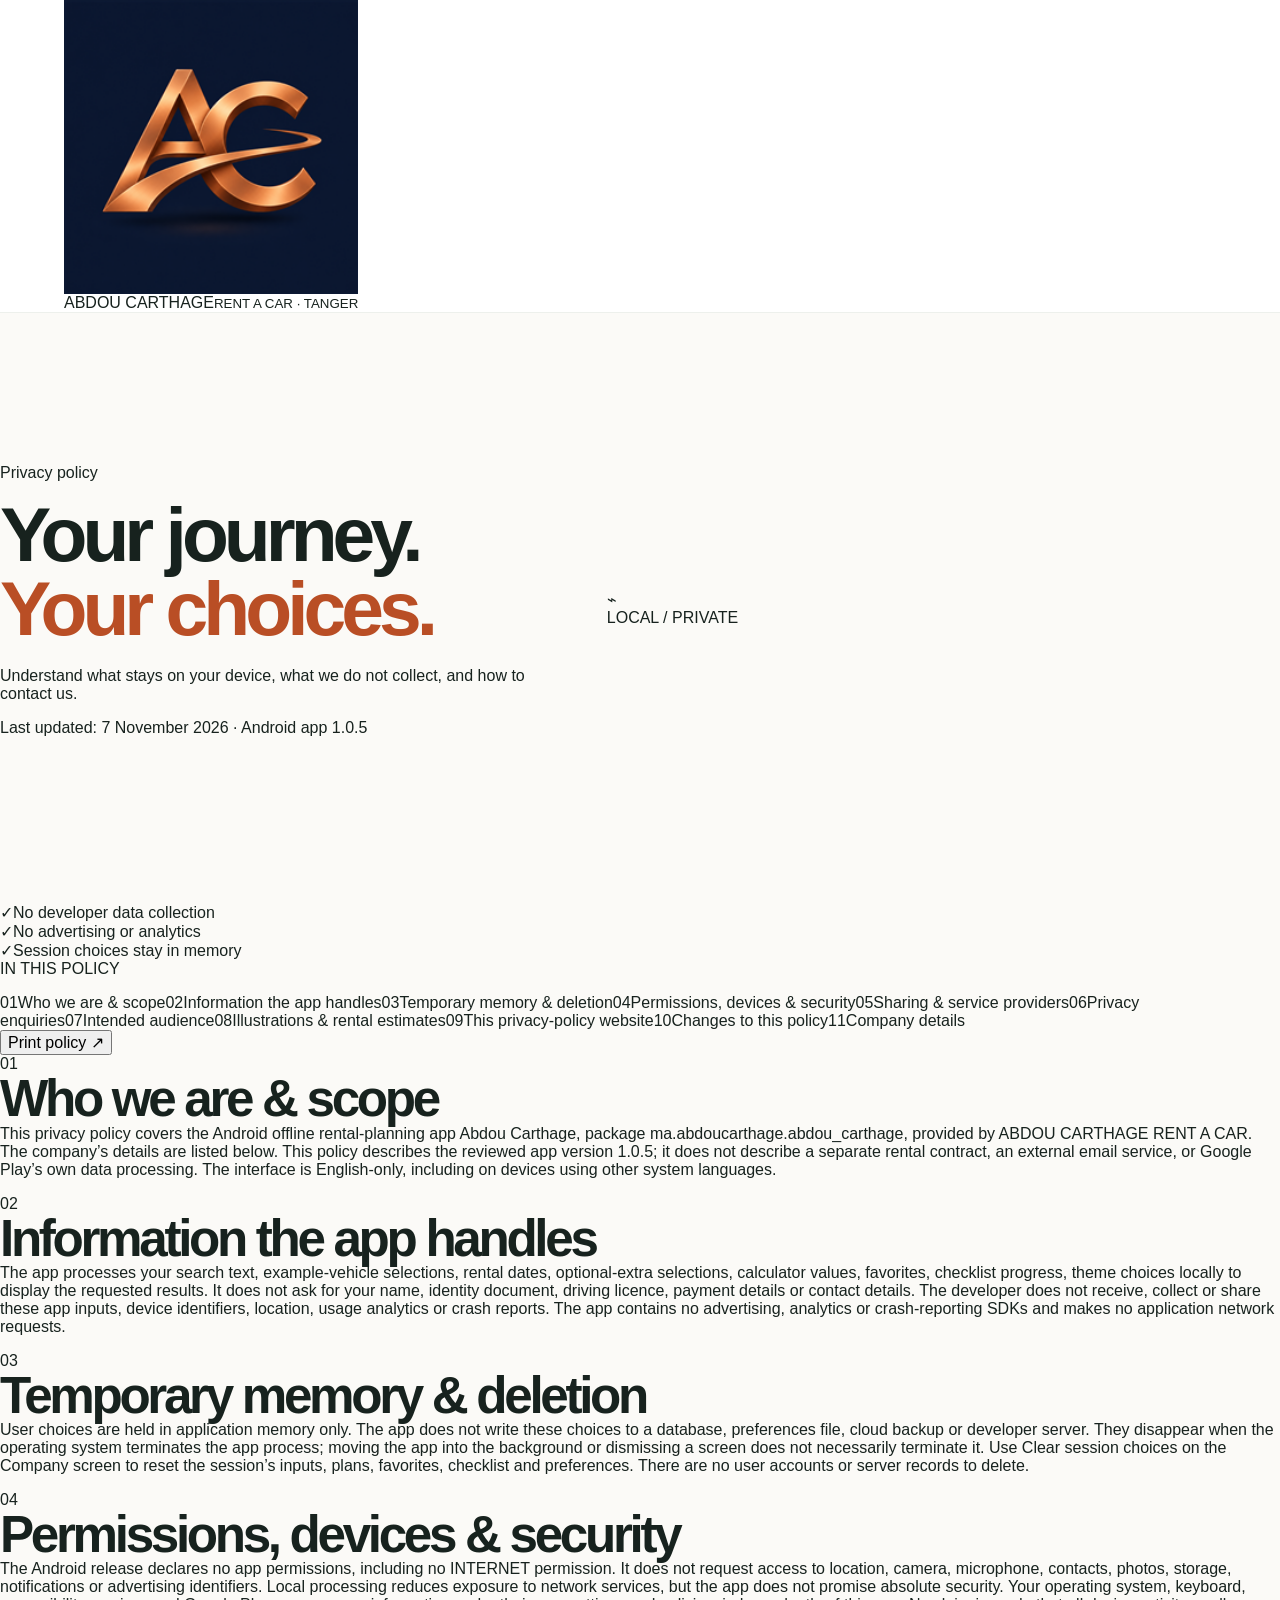
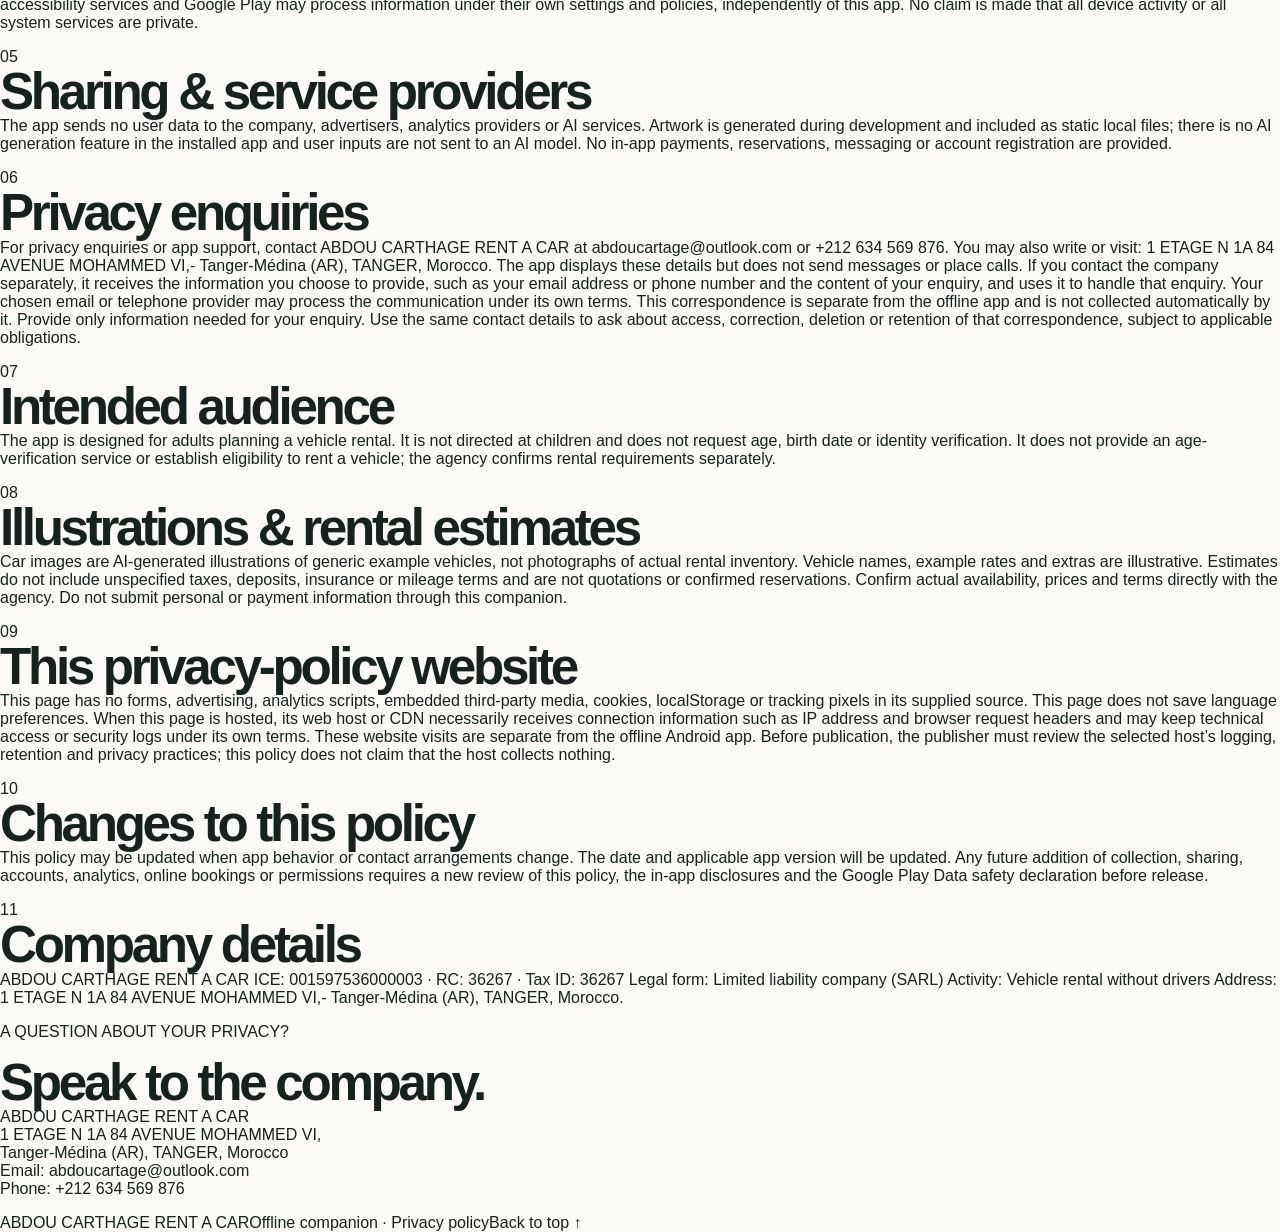
<file: privacy-policy.html>
<!doctype html>
<html lang="en" dir="ltr"><head><meta charset="utf-8"><meta name="viewport" content="width=device-width,initial-scale=1">
<meta name="description" content="Privacy policy for the Abdou Carthage offline Android rental-planning companion. Local session processing, retention and contact information.">
<meta name="theme-color" content="#101C36"><meta name="color-scheme" content="light">
<title>Privacy policy · Abdou Carthage</title><link rel="icon" href="assets/logo.png"><link rel="stylesheet" href="styles.css"></head>
<body><a class="skip-link" href="#policy">Skip to policy</a>
<header class="site-header"><a class="wordmark" href="#top" aria-label="Abdou Carthage"><img src="assets/logo.png" alt="" width="48" height="48"><span>ABDOU CARTHAGE<small>RENT A CAR · TANGER</small></span></a></header>
<main id="top"><div class="hero"><div class="hero-copy"><p class="eyebrow" id="policy-label">Privacy policy</p><h1 id="headline">Your journey.<br><em>Your choices.</em></h1><p class="intro" id="intro">Understand what stays on your device, what we do not collect, and how to contact us.</p><p class="updated" id="updated">Last updated: 7 November 2026 · Android app 1.0.5</p></div><div class="privacy-art" aria-hidden="true"><div class="orbit orbit-one"></div><div class="orbit orbit-two"></div><div class="privacy-symbol">⌁</div><span>LOCAL / PRIVATE</span></div></div>
<div class="summary-grid" id="summary"><div class="summary-card"><span class="check" aria-hidden="true">✓</span><span>No developer data collection</span></div><div class="summary-card"><span class="check" aria-hidden="true">✓</span><span>No advertising or analytics</span></div><div class="summary-card"><span class="check" aria-hidden="true">✓</span><span>Session choices stay in memory</span></div></div><div class="document-layout"><aside><div class="toc"><p class="eyebrow" id="contents-label">IN THIS POLICY</p><nav id="toc" aria-label="Policy sections"><a href="#scope"><span>01</span>Who we are &amp; scope</a><a href="#collection"><span>02</span>Information the app handles</a><a href="#retention"><span>03</span>Temporary memory &amp; deletion</a><a href="#permissions"><span>04</span>Permissions, devices &amp; security</a><a href="#sharing"><span>05</span>Sharing &amp; service providers</a><a href="#contact"><span>06</span>Privacy enquiries</a><a href="#children"><span>07</span>Intended audience</a><a href="#illustrations"><span>08</span>Illustrations &amp; rental estimates</a><a href="#website"><span>09</span>This privacy-policy website</a><a href="#changes"><span>10</span>Changes to this policy</a><a href="#company"><span>11</span>Company details</a></nav><button class="print-button" id="print-button" type="button">Print policy ↗</button></div></aside><article id="policy" aria-label="Privacy policy"><section class="policy-section" id="scope"><span class="section-number">01</span><div><h2>Who we are &amp; scope</h2><p>This privacy policy covers the Android offline rental-planning app Abdou Carthage, package ma.abdoucarthage.abdou_carthage, provided by ABDOU CARTHAGE RENT A CAR. The company’s details are listed below. This policy describes the reviewed app version 1.0.5; it does not describe a separate rental contract, an external email service, or Google Play’s own data processing. The interface is English-only, including on devices using other system languages.</p></div></section>
<section class="policy-section" id="collection"><span class="section-number">02</span><div><h2>Information the app handles</h2><p>The app processes your search text, example-vehicle selections, rental dates, optional-extra selections, calculator values, favorites, checklist progress, theme choices locally to display the requested results. It does not ask for your name, identity document, driving licence, payment details or contact details. The developer does not receive, collect or share these app inputs, device identifiers, location, usage analytics or crash reports. The app contains no advertising, analytics or crash-reporting SDKs and makes no application network requests.</p></div></section>
<section class="policy-section" id="retention"><span class="section-number">03</span><div><h2>Temporary memory &amp; deletion</h2><p>User choices are held in application memory only. The app does not write these choices to a database, preferences file, cloud backup or developer server. They disappear when the operating system terminates the app process; moving the app into the background or dismissing a screen does not necessarily terminate it. Use Clear session choices on the Company screen to reset the session’s inputs, plans, favorites, checklist and preferences. There are no user accounts or server records to delete.</p></div></section>
<section class="policy-section" id="permissions"><span class="section-number">04</span><div><h2>Permissions, devices &amp; security</h2><p>The Android release declares no app permissions, including no INTERNET permission. It does not request access to location, camera, microphone, contacts, photos, storage, notifications or advertising identifiers. Local processing reduces exposure to network services, but the app does not promise absolute security. Your operating system, keyboard, accessibility services and Google Play may process information under their own settings and policies, independently of this app. No claim is made that all device activity or all system services are private.</p></div></section>
<section class="policy-section" id="sharing"><span class="section-number">05</span><div><h2>Sharing &amp; service providers</h2><p>The app sends no user data to the company, advertisers, analytics providers or AI services. Artwork is generated during development and included as static local files; there is no AI generation feature in the installed app and user inputs are not sent to an AI model. No in-app payments, reservations, messaging or account registration are provided.</p></div></section>
<section class="policy-section" id="contact"><span class="section-number">06</span><div><h2>Privacy enquiries</h2><p>For privacy enquiries or app support, contact ABDOU CARTHAGE RENT A CAR at abdoucartage@outlook.com or +212 634 569 876. You may also write or visit: 1 ETAGE N 1A 84 AVENUE MOHAMMED VI,- Tanger-Médina (AR), TANGER, Morocco. The app displays these details but does not send messages or place calls. If you contact the company separately, it receives the information you choose to provide, such as your email address or phone number and the content of your enquiry, and uses it to handle that enquiry. Your chosen email or telephone provider may process the communication under its own terms. This correspondence is separate from the offline app and is not collected automatically by it. Provide only information needed for your enquiry. Use the same contact details to ask about access, correction, deletion or retention of that correspondence, subject to applicable obligations.</p></div></section>
<section class="policy-section" id="children"><span class="section-number">07</span><div><h2>Intended audience</h2><p>The app is designed for adults planning a vehicle rental. It is not directed at children and does not request age, birth date or identity verification. It does not provide an age-verification service or establish eligibility to rent a vehicle; the agency confirms rental requirements separately.</p></div></section>
<section class="policy-section" id="illustrations"><span class="section-number">08</span><div><h2>Illustrations &amp; rental estimates</h2><p>Car images are AI-generated illustrations of generic example vehicles, not photographs of actual rental inventory. Vehicle names, example rates and extras are illustrative. Estimates do not include unspecified taxes, deposits, insurance or mileage terms and are not quotations or confirmed reservations. Confirm actual availability, prices and terms directly with the agency. Do not submit personal or payment information through this companion.</p></div></section>
<section class="policy-section" id="website"><span class="section-number">09</span><div><h2>This privacy-policy website</h2><p>This page has no forms, advertising, analytics scripts, embedded third-party media, cookies, localStorage or tracking pixels in its supplied source. This page does not save language preferences. When this page is hosted, its web host or CDN necessarily receives connection information such as IP address and browser request headers and may keep technical access or security logs under its own terms. These website visits are separate from the offline Android app. Before publication, the publisher must review the selected host’s logging, retention and privacy practices; this policy does not claim that the host collects nothing.</p></div></section>
<section class="policy-section" id="changes"><span class="section-number">10</span><div><h2>Changes to this policy</h2><p>This policy may be updated when app behavior or contact arrangements change. The date and applicable app version will be updated. Any future addition of collection, sharing, accounts, analytics, online bookings or permissions requires a new review of this policy, the in-app disclosures and the Google Play Data safety declaration before release.</p></div></section>
<section class="policy-section" id="company"><span class="section-number">11</span><div><h2>Company details</h2><p>ABDOU CARTHAGE RENT A CAR
ICE: 001597536000003 · RC: 36267 · Tax ID: 36267
Legal form: Limited liability company (SARL)
Activity: Vehicle rental without drivers
Address: 1 ETAGE N 1A 84 AVENUE MOHAMMED VI,- Tanger-Médina (AR), TANGER, Morocco.</p></div></section></article></div>
<div class="contact-banner"><div><p class="eyebrow" id="contact-label">A QUESTION ABOUT YOUR PRIVACY?</p><h2 id="contact-heading">Speak to the company.</h2></div><p>ABDOU CARTHAGE RENT A CAR<br>1 ETAGE N 1A 84 AVENUE MOHAMMED VI,<br>Tanger-Médina (AR), TANGER, Morocco<br>Email: abdoucartage@outlook.com<br>Phone: +212 634 569 876</p></div></main>
<footer><span>ABDOU CARTHAGE RENT A CAR</span><span id="footer-note">Offline companion · Privacy policy</span><a href="#top" id="back-top">Back to top ↑</a></footer><script src="script.js"></script></body></html>
</file>
<file: styles.css>
:root {
  --orange: #ed7e35;
  --orange-dark: #b94e25;
  --orange-pale: #fff0e4;
  --ink: #17221e;
  --forest: #1e3028;
  --muted: #5f6c65;
  --paper: #ffffff;
  --cream: #fbfaf7;
  --line: #e2e7e1;
  --shadow: 0 18px 50px rgba(31, 48, 40, .10);
}

* { box-sizing: border-box; }
html { scroll-behavior: smooth; scroll-padding-top: 100px; }
[hidden] { display: none !important; }
:focus-visible { outline: 2px solid var(--orange-dark); outline-offset: 4px; }
body { margin: 0; color: var(--ink); background: var(--cream); font-family: "DM Sans", sans-serif; }
a { color: inherit; text-decoration: none; }
button, input, select { font: inherit; }
img { display: block; width: 100%; height: auto; }
.skip-link { position: fixed; left: 1rem; top: -5rem; z-index: 100; padding: .7rem 1rem; background: var(--orange); color: white; }
.skip-link:focus { top: 1rem; }

.topbar { display: flex; align-items: center; justify-content: center; gap: .65rem; min-height: 38px; padding: .55rem 5%; color: #e6eee8; background: var(--forest); font-size: .72rem; }
.topbar a { margin-left: .65rem; color: #ffc49e; font-weight: 700; }
.status-dot { width: 7px; height: 7px; border-radius: 50%; background: var(--orange); box-shadow: 0 0 0 5px rgba(237,126,53,.16); }
.site-header { position: sticky; top: 0; z-index: 20; display: flex; align-items: center; flex-wrap: wrap; gap: clamp(.75rem, 2vw, 2rem); min-height: 82px; padding: 0 5%; border-bottom: 1px solid #edf0ec; background: rgba(255,255,255,.92); backdrop-filter: blur(14px); }
.brand { display: flex; align-items: center; gap: .7rem; margin-right: auto; }
.brand-mark { display: grid; place-items: center; width: 40px; height: 40px; border-radius: 50%; color: var(--orange); background: var(--forest); font: 800 .75rem Manrope, sans-serif; }
.brand-name strong, .brand-name small { display: block; }
.brand-name strong { font: 800 1rem Manrope, sans-serif; letter-spacing: .08em; }
.brand-name small { margin-top: .15rem; color: var(--muted); font-size: .45rem; font-weight: 700; letter-spacing: .12em; }
.main-nav { display: flex; gap: clamp(.8rem, 2vw, 1.9rem); color: #5f6c65; font-size: .8rem; }
.main-nav a, .under-link, .contact-link, .header-button, .button { transition: color .2s ease, background .2s ease, transform .2s ease, box-shadow .2s ease; }
.main-nav a:hover, .under-link:hover { color: var(--orange-dark); }
.header-button, .button { display: inline-flex; align-items: center; justify-content: center; gap: 1rem; border: 0; border-radius: 5px; padding: .85rem 1.1rem; font-size: .78rem; font-weight: 700; cursor: pointer; }
.header-button { background: var(--orange-pale); color: var(--orange-dark); }
.header-button:hover { background: #ffe1cc; transform: translateY(-2px); }
.menu-button { display: none; padding: .75rem 0; cursor: pointer; border: 0; background: transparent; color: var(--ink); font-weight: 700; }

.section-shell { width: min(1200px, 90%); margin: 0 auto; }
.hero { display: grid; grid-template-columns: minmax(0, .9fr) minmax(0, 1.1fr); gap: 3.5rem; align-items: center; min-height: 590px; padding-top: 4.5rem; padding-bottom: 4.5rem; }
.kicker { display: flex; align-items: center; gap: .65rem; margin: 0 0 1.1rem; color: #6c7a72; font-size: .66rem; font-weight: 700; letter-spacing: .15em; text-transform: uppercase; }
.kicker span { width: 24px; height: 2px; background: var(--orange); }
h1, h2, h3, p { margin-top: 0; }
h1, h2 { font-family: Manrope, sans-serif; letter-spacing: -.065em; }
h1 { margin-bottom: 1.35rem; font-size: clamp(3.35rem, 6vw, 5rem); line-height: .96; }
h2 { margin-bottom: 0; font-size: clamp(2.4rem, 4vw, 3.8rem); line-height: 1; }
h1 em, h2 em { color: var(--orange-dark); font-style: normal; }
.hero-text { max-width: 390px; margin-bottom: 1.8rem; color: var(--muted); font-size: .95rem; line-height: 1.7; }
.hero-actions { display: flex; align-items: center; gap: 1.5rem; }
.button-dark { color: white; background: var(--forest); }
.button-dark:hover { background: #2a493a; transform: translateY(-2px); box-shadow: 0 10px 22px rgba(30,48,40,.2); }
.button-orange { color: var(--ink); background: var(--orange); }
.button-orange:hover { color: white; background: var(--orange-dark); transform: translateY(-2px); }
.button-light { color: var(--ink); background: var(--orange-pale); }
.button-light:hover { background: white; transform: translateY(-2px); }
.under-link { border-bottom: 1px solid currentColor; padding-bottom: .35rem; font-size: .8rem; font-weight: 700; }
.review-line { display: flex; align-items: center; gap: .8rem; margin-top: 3.8rem; }
.review-avatars { display: flex; }
.review-avatars span { display: grid; place-items: center; width: 28px; height: 28px; margin-left: -.35rem; border: 2px solid var(--cream); border-radius: 50%; color: white; background: #d7895f; font-size: .58rem; }
.review-avatars span:first-child { margin-left: 0; }
.review-avatars span:nth-child(2) { background: #899b8f; }
.review-avatars span:nth-child(3) { background: #c4a16d; }
.review-avatars span:nth-child(4) { background: var(--forest); }
.review-line p { margin: 0; font-size: .75rem; line-height: 1.2; }
.review-line strong, .review-line small { display: block; }
.review-line small { margin-top: .2rem; color: var(--muted); }
.hero-media { position: relative; height: 460px; overflow: hidden; border-radius: 4px; box-shadow: var(--shadow); }
.hero-media img { height: 100%; object-fit: cover; object-position: center; transform: scale(1.18); transform-origin: center top; }
.media-shade { position: absolute; inset: 0; background: linear-gradient(90deg, rgba(20,39,30,.25), transparent 60%); }
.round-badge { position: absolute; bottom: 1.7rem; left: 1.7rem; display: flex; flex-direction: column; align-items: center; justify-content: center; width: 100px; height: 100px; border-radius: 50%; color: var(--ink); background: var(--orange); transform: rotate(-10deg); box-shadow: 0 12px 25px rgba(30,48,40,.22); }
.round-badge span { font-size: .8rem; }
.round-badge strong { font: 800 1.25rem Manrope, sans-serif; }
.round-badge small { font-size: .63rem; }
.location-badge { position: absolute; top: 1.5rem; right: 1.5rem; display: flex; align-items: center; gap: .65rem; padding: .8rem 1rem; background: rgba(255,255,255,.94); font-size: .72rem; }
.location-icon { color: var(--orange-dark); font-size: 1.25rem; }
.location-badge small, .location-badge strong { display: block; }
.location-badge small { margin-bottom: .2rem; color: var(--muted); font-size: .55rem; }

.booking-card { display: grid; grid-template-columns: minmax(0, 1fr) minmax(0, 3fr); gap: 1.6rem; align-items: center; width: min(1200px, 90%); margin: 0 auto; padding: 1.55rem 1.75rem; border: 1px solid var(--line); border-radius: 8px; background: var(--paper); box-shadow: var(--shadow); }
.booking-intro { display: flex; align-items: center; gap: .7rem; }
.booking-symbol { color: var(--orange-dark); font-size: 2rem; }
.booking-intro h2 { margin-bottom: .25rem; font-size: 1rem; letter-spacing: -.02em; }
.booking-intro p { margin: 0; color: var(--muted); font-size: .68rem; }
.booking-form { display: grid; grid-template-columns: repeat(4, minmax(0, 1fr)) auto; gap: .55rem; align-items: end; }
.booking-form label { min-width: 0; color: var(--muted); font-size: .61rem; }
.field { display: flex; align-items: center; gap: .4rem; height: 40px; margin-top: .35rem; padding: 0 .6rem; border: 1px solid var(--line); background: #fcfdfb; color: var(--orange-dark); }
.field input, .field select { width: 100%; min-width: 0; border: 0; color: var(--ink); background: transparent; font-size: .66rem; }
.field:focus-within { border-color: var(--orange-dark); }
.form-message { grid-column: 2 / -1; min-height: 1rem; margin: 0; color: var(--orange-dark); font-size: .7rem; text-align: right; }

.fleet-section, .story-section { padding-top: 7rem; padding-bottom: 7rem; }
.section-heading { display: flex; align-items: end; justify-content: space-between; gap: 2rem; margin-bottom: 2.5rem; }
.filters { display: flex; flex-wrap: wrap; gap: 1.25rem; }
.filter { border: 0; border-bottom: 2px solid transparent; padding: .45rem 0; color: var(--muted); background: transparent; font-size: .75rem; cursor: pointer; }
.filter:hover, .filter[aria-pressed="true"] { border-bottom-color: var(--orange); color: var(--ink); font-weight: 700; }
.fleet-grid { display: grid; grid-template-columns: repeat(4, 1fr); gap: 1rem; }
.car-card { overflow: hidden; border: 1px solid #e8ece7; border-radius: 7px; background: var(--paper); transition: transform .25s ease, box-shadow .25s ease; }
.car-card:hover { transform: translateY(-5px); box-shadow: var(--shadow); }
.car-photo { position: relative; height: 190px; overflow: hidden; background: var(--orange-pale); }
.car-photo img { height: 100%; object-fit: cover; transform: scale(var(--photo-scale, 1.3)); transform-origin: center top; transition: transform .45s ease; }
.car-card:hover .car-photo img { transform: scale(var(--photo-hover-scale, 1.36)); }
.car-photo--full { --photo-scale: 1; --photo-hover-scale: 1; background: #b3c2ce; }
.car-photo--full img { object-fit: contain; }
.car-photo::after { position: absolute; right: 0; bottom: 0; left: 0; height: 32%; background: linear-gradient(transparent, rgba(20,39,30,.2)); content: ""; pointer-events: none; }
.availability { position: absolute; top: .75rem; left: .75rem; z-index: 1; padding: .35rem .5rem; color: var(--ink); background: var(--orange); font-size: .55rem; font-weight: 700; }
.favorite { position: absolute; top: .65rem; right: .7rem; z-index: 2; display: grid; place-items: center; width: 30px; height: 30px; border: 0; border-radius: 50%; color: var(--ink); background: white; font-size: 1.15rem; cursor: pointer; }
.favorite[aria-pressed="true"] { color: var(--orange-dark); }
.car-details { display: flex; justify-content: space-between; gap: .5rem; padding: 1rem 1rem .65rem; }
.car-category { margin-bottom: .35rem; color: var(--muted); font-size: .58rem; }
.car-details h3 { margin: 0; font: 700 1rem Manrope, sans-serif; letter-spacing: -.04em; }
.car-price { margin: 0; text-align: right; white-space: nowrap; }
.car-price strong, .car-price small { display: block; }
.car-price strong { font: 700 .85rem Manrope, sans-serif; }
.car-price small { margin-top: .2rem; color: var(--muted); font-size: .55rem; }
.car-specs { display: flex; justify-content: space-between; margin: 0 1rem; padding: .65rem 0 1rem; border-top: 1px solid #edf0ec; color: var(--muted); font-size: .55rem; }
.price-note { margin: 1.4rem 0 0; color: var(--muted); font-size: .65rem; text-align: center; }

.advantages-section { color: white; background: var(--forest); }
.advantages-grid { display: grid; grid-template-columns: .9fr 1.1fr; gap: 5rem; padding-top: 6rem; padding-bottom: 6rem; }
.kicker-light { color: #bbc8bf; }
.advantages-copy h2 { margin-bottom: 1.4rem; }
.advantages-copy > p:not(.kicker) { max-width: 370px; color: #bbcac0; font-size: .9rem; line-height: 1.7; }
.advantages-copy .button { margin-top: .8rem; }
.advantage-list { display: grid; grid-template-columns: repeat(2, 1fr); gap: 2.4rem; }
.advantage { display: grid; grid-template-columns: 2rem 1fr; gap: .9rem; padding-top: 1rem; border-top: 1px solid #53665a; transition: transform .2s ease, border-color .2s ease; }
.advantage:hover { transform: translateY(-3px); border-color: var(--orange); }
.advantage > span { color: var(--orange); font: 700 .72rem Manrope, sans-serif; }
.advantage h3 { margin-bottom: .5rem; font: 700 .95rem Manrope, sans-serif; }
.advantage p { margin: 0; color: #a8b8ad; font-size: .72rem; line-height: 1.55; }

.story-section { display: grid; grid-template-columns: minmax(0, 1.1fr) minmax(0, .9fr); gap: 5rem; align-items: center; }
.story-photo { overflow: hidden; box-shadow: 18px 18px 0 var(--orange); }
.story-photo > span { display: block; padding: 1rem 1.25rem; background: var(--forest); color: white; font: italic 1.05rem Georgia, serif; line-height: 1.15; }
.story-photo strong { font-size: 1.35rem; }
.story-copy > p:not(.kicker) { max-width: 420px; color: var(--muted); font-size: .9rem; line-height: 1.7; }
.story-copy .under-link { display: inline-block; margin-top: .6rem; }

.contact-section { display: grid; grid-template-columns: 1fr 1fr; gap: 5rem; padding: 5.5rem 10%; background: var(--orange-pale); }
.contact-copy { padding-top: .5rem; }
.contact-copy > p { margin-bottom: 1.25rem; font-size: .9rem; line-height: 1.65; }
.contact-link { overflow-wrap: anywhere; display: flex; align-items: center; gap: .75rem; padding: .9rem 0; border-top: 1px solid #f0bd9c; font-size: .85rem; }
.contact-link span { color: var(--orange-dark); font-size: 1.15rem; }
.contact-link strong { margin-left: auto; font-size: 1.2rem; }
.contact-link:hover { padding-left: .3rem; color: var(--orange-dark); }

.site-footer { padding: 3.5rem 5% 1.4rem; color: #d5dfd8; background: #14231d; }
.footer-top { display: flex; align-items: start; gap: 3rem; padding-bottom: 2.5rem; border-bottom: 1px solid #44574b; }
.footer-address { margin-left: auto; color: #9cac9f; font-size: .68rem; line-height: 1.7; }
.footer-address p { margin: 0 0 .75rem; }
.footer-address strong { color: var(--orange); font-size: .58rem; }
.privacy-copy { padding-top: 1.1rem; color: #8fa096; font-size: .62rem; }
.footer-bottom { flex-wrap: wrap; display: flex; justify-content: space-between; gap: 1rem; padding-top: 1.2rem; color: #809187; font-size: .58rem; }
.footer-bottom a:hover { color: var(--orange); }
.form-message.is-error { color: #b9512b; }

/* Privacy policy shares the site's typography and color palette. */
.policy-body { padding: 2rem; }
.policy-page { width: min(680px, 100%); margin: 0 auto; padding: 2rem; border: 1px solid var(--line); background: var(--paper); overflow-wrap: anywhere; }
.policy-back { display: inline-block; margin-bottom: 2rem; }
.policy-page h1 { margin-bottom: .8rem; font-size: clamp(2.2rem, 7vw, 3.8rem); }
.policy-page h2 { margin: 2rem 0 .7rem; font-size: 1.25rem; letter-spacing: -.03em; }
.policy-page p { color: var(--muted); font-size: .88rem; line-height: 1.75; }

@media (max-width: 1000px) {
  .fleet-grid { grid-template-columns: repeat(2, 1fr); }
  .booking-card { grid-template-columns: 1fr; }
  .booking-form { grid-template-columns: repeat(4, 1fr); }
  .form-message { grid-column: 1 / -1; }
}

@media (max-width: 760px) {
  .topbar { justify-content: flex-start; padding-inline: 6%; font-size: .62rem; }
  .topbar a { display: none; }
  .site-header { min-height: 70px; padding-inline: 6%; }
  .main-nav { flex-basis: 100%; flex-wrap: wrap; padding-bottom: 1rem; }
  .main-nav.is-collapsible { display: none; position: absolute; top: 70px; right: 0; left: 0; flex-direction: column; gap: 1rem; padding: 1.25rem 6%; border-bottom: 1px solid var(--line); background: white; box-shadow: 0 14px 25px rgba(31,48,40,.08); }
  .main-nav.is-collapsible.is-open { display: flex; }
  .header-button { display: none; }
  .menu-button { display: block; }
  .hero { grid-template-columns: 1fr; gap: 3rem; width: 88%; padding-top: 4rem; }
  .hero-media { height: 340px; }
  .booking-card { width: 92%; padding: 1.25rem; }
  .booking-form { grid-template-columns: repeat(2, 1fr); }
  .section-heading { display: block; }
  .filters { margin-top: 1.5rem; }
  .advantages-grid, .story-section, .contact-section { grid-template-columns: 1fr; gap: 3rem; }
  .advantages-grid { padding-top: 4.5rem; padding-bottom: 4.5rem; }
  .story-section, .fleet-section { padding-top: 5rem; padding-bottom: 5rem; }
  .contact-section { padding: 4rem 8%; }
  .footer-top { flex-wrap: wrap; gap: 2rem; }
  .footer-address { width: 100%; margin-left: 0; }
  .footer-bottom { line-height: 1.6; }
}

@media (max-width: 500px) {
  .hero h1 { font-size: clamp(2.4rem, 10vw, 3.3rem); }
  .hero-actions { align-items: flex-start; flex-direction: column; gap: 1.2rem; }
  .hero-media { height: 285px; }
  .booking-form { grid-template-columns: 1fr; }
  .fleet-grid, .advantage-list { grid-template-columns: 1fr; }
  .car-photo { height: 220px; }
  .story-photo { box-shadow: 10px 10px 0 var(--orange); }
  .contact-section h2 { font-size: 3rem; }
  .policy-body { padding: .75rem; }
  .policy-page { padding: 1.25rem; }
}

@media (prefers-reduced-motion: reduce) {
  html { scroll-behavior: auto; }
  *, *::before, *::after { transition: none !important; }
}
</file>
